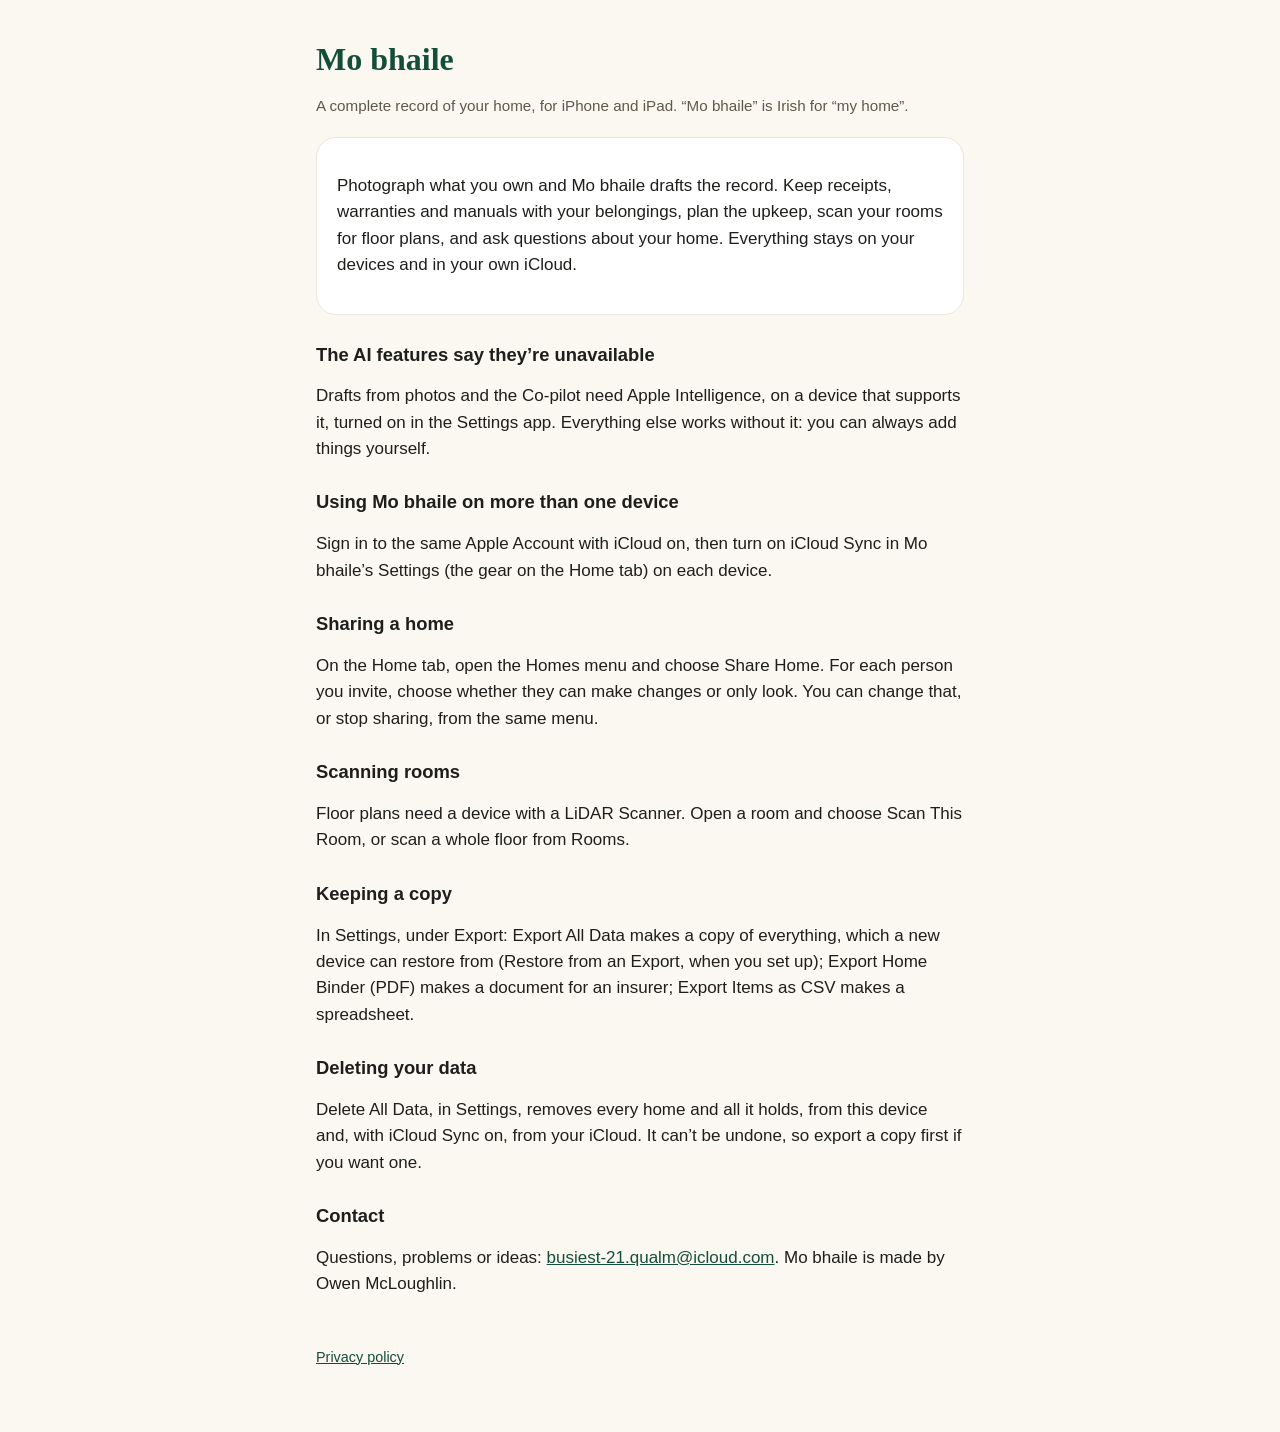
<file: index.html>
<!doctype html>
<html lang="en-IE">
<head>
<meta charset="utf-8">
<meta name="viewport" content="width=device-width, initial-scale=1">
<title>Mo bhaile support</title>
<link rel="stylesheet" href="style.css">
</head>
<body>
<main>
<h1>Mo bhaile</h1>
<p class="muted">A complete record of your home, for iPhone and iPad. “Mo bhaile” is Irish for “my home”.</p>

<div class="card">
<p>Photograph what you own and Mo bhaile drafts the record. Keep receipts, warranties and manuals with your belongings, plan the upkeep, scan your rooms for floor plans, and ask questions about your home. Everything stays on your devices and in your own iCloud.</p>
</div>

<h2>The AI features say they’re unavailable</h2>
<p>Drafts from photos and the Co-pilot need Apple Intelligence, on a device that supports it, turned on in the Settings app. Everything else works without it: you can always add things yourself.</p>

<h2>Using Mo bhaile on more than one device</h2>
<p>Sign in to the same Apple Account with iCloud on, then turn on iCloud Sync in Mo bhaile’s Settings (the gear on the Home tab) on each device.</p>

<h2>Sharing a home</h2>
<p>On the Home tab, open the Homes menu and choose Share Home. For each person you invite, choose whether they can make changes or only look. You can change that, or stop sharing, from the same menu.</p>

<h2>Scanning rooms</h2>
<p>Floor plans need a device with a LiDAR Scanner. Open a room and choose Scan This Room, or scan a whole floor from Rooms.</p>

<h2>Keeping a copy</h2>
<p>In Settings, under Export: Export All Data makes a copy of everything, which a new device can restore from (Restore from an Export, when you set up); Export Home Binder (PDF) makes a document for an insurer; Export Items as CSV makes a spreadsheet.</p>

<h2>Deleting your data</h2>
<p>Delete All Data, in Settings, removes every home and all it holds, from this device and, with iCloud Sync on, from your iCloud. It can’t be undone, so export a copy first if you want one.</p>

<h2>Contact</h2>
<p>Questions, problems or ideas: <a href="mailto:busiest-21.qualm@icloud.com">busiest-21.qualm@icloud.com</a>. Mo bhaile is made by Owen McLoughlin.</p>

<footer><a href="privacy.html">Privacy policy</a></footer>
</main>
</body>
</html>
</file>
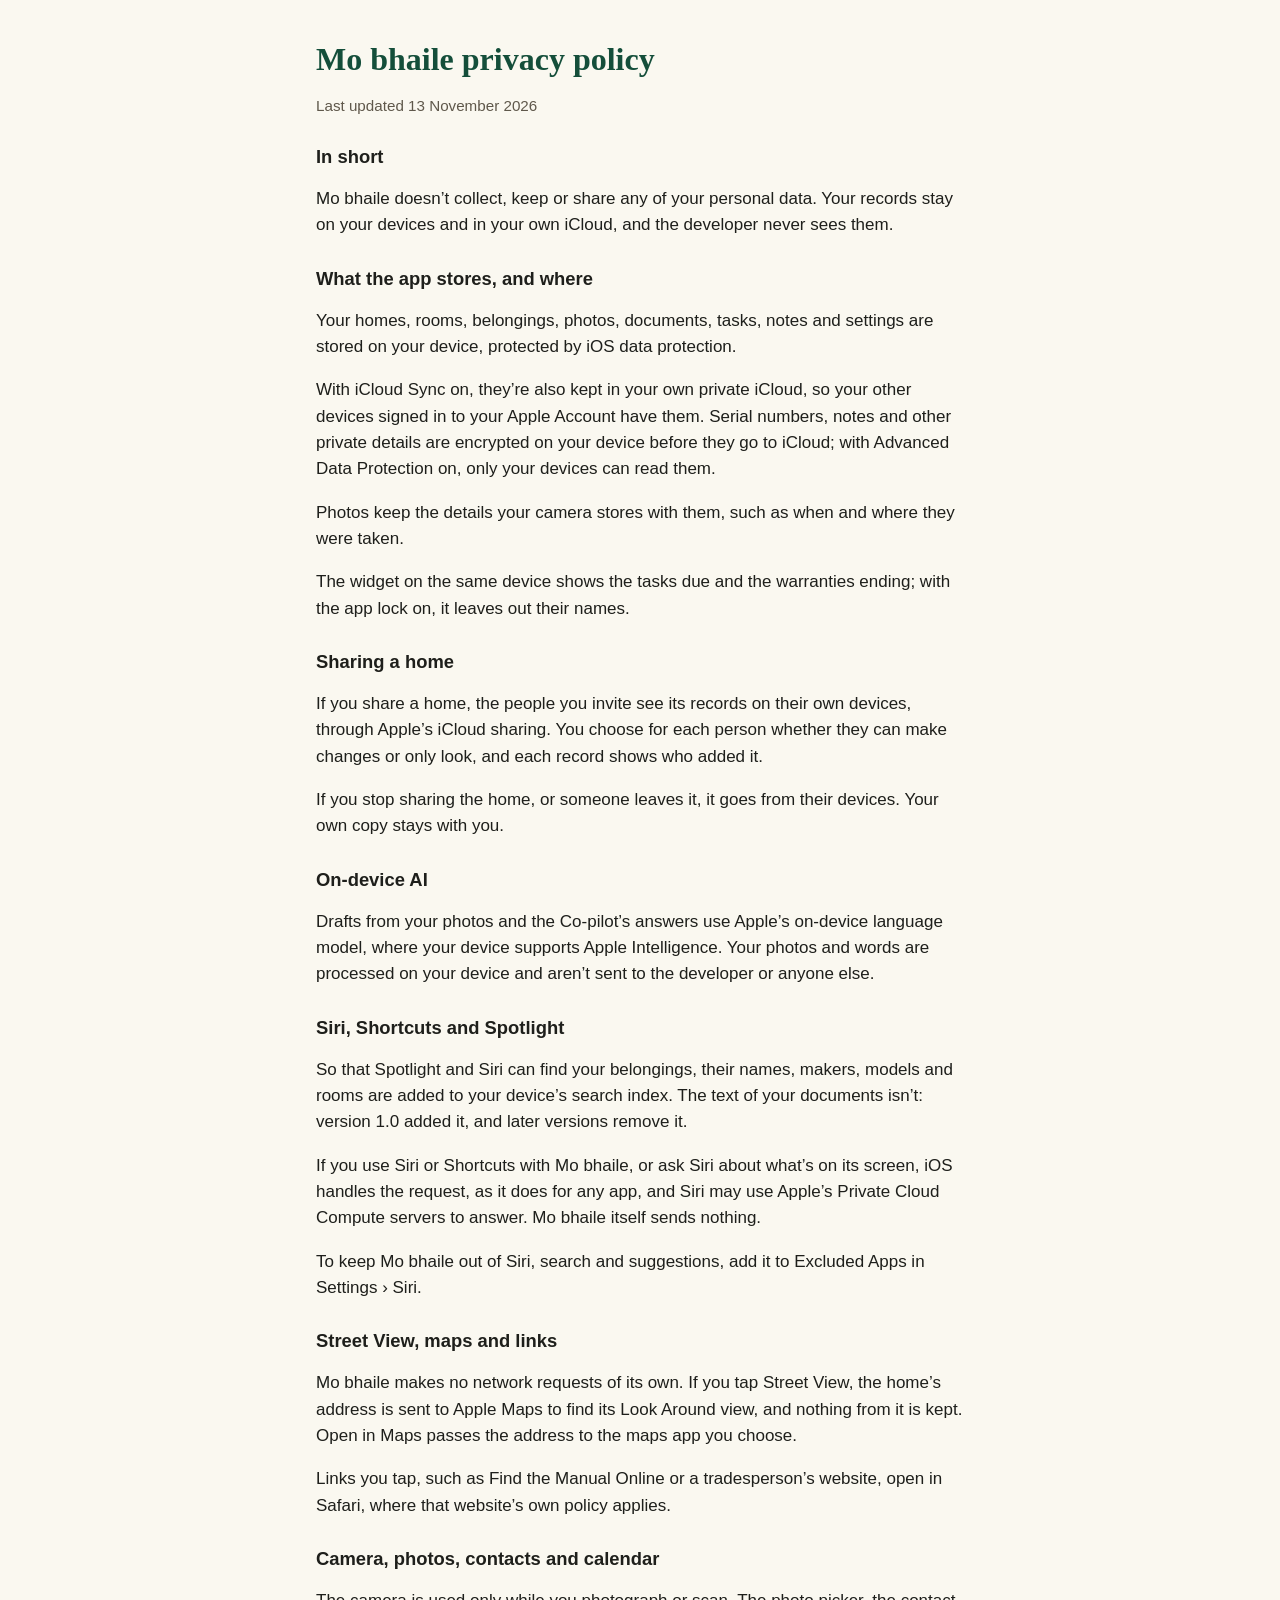
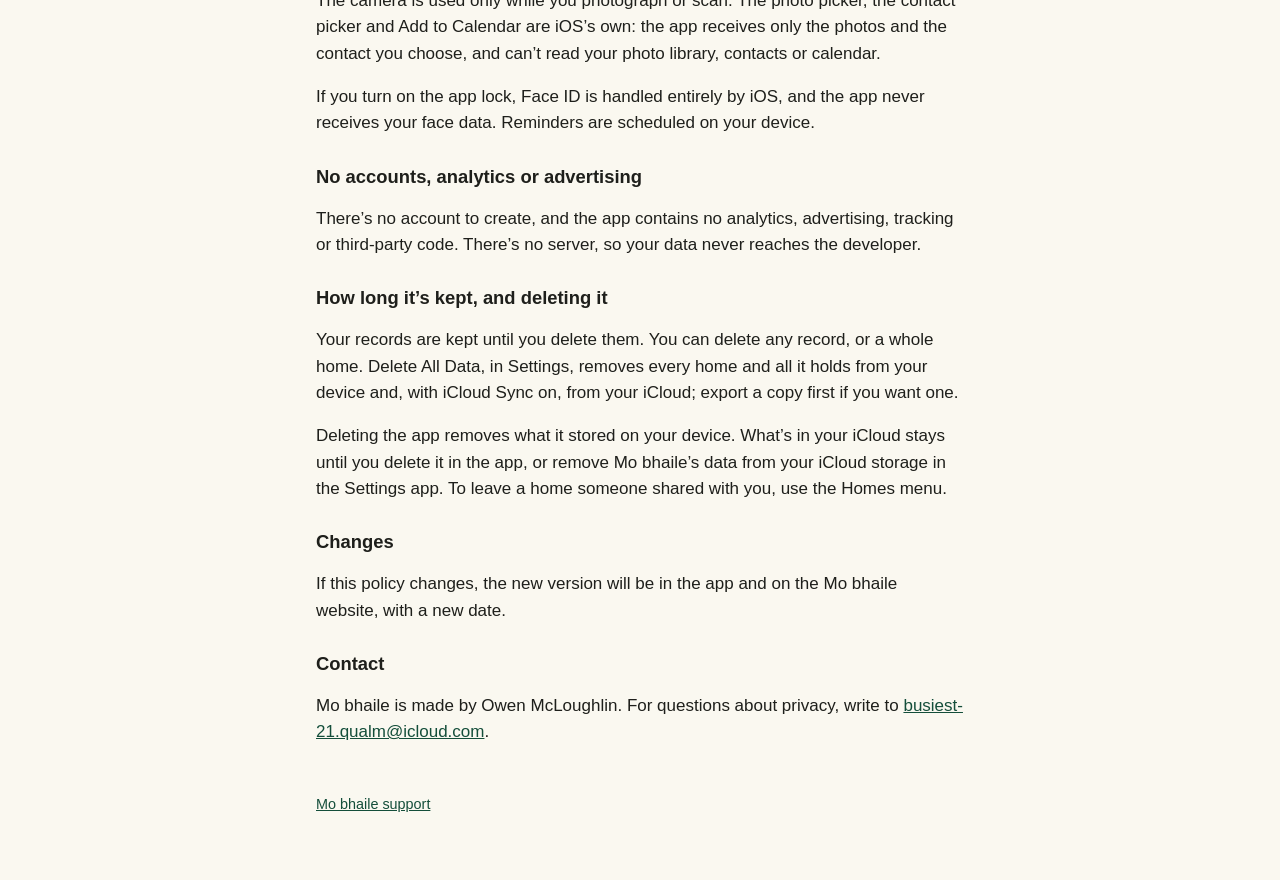
<file: privacy.html>
<!doctype html>
<html lang="en-IE">
<head>
<meta charset="utf-8">
<meta name="viewport" content="width=device-width, initial-scale=1">
<title>Mo bhaile privacy policy</title>
<link rel="stylesheet" href="style.css">
</head>
<body>
<main>
<!-- The same words as the app's copy (App/Persistence/PrivacyPolicy.swift); PrivacyPolicyTests compares them. -->
<h1>Mo bhaile privacy policy</h1>
<p class="muted">Last updated 13 November 2026</p>

<h2>In short</h2>
<p>Mo bhaile doesn’t collect, keep or share any of your personal data. Your records stay on your devices and in your own iCloud, and the developer never sees them.</p>

<h2>What the app stores, and where</h2>
<p>Your homes, rooms, belongings, photos, documents, tasks, notes and settings are stored on your device, protected by iOS data protection.</p>
<p>With iCloud Sync on, they’re also kept in your own private iCloud, so your other devices signed in to your Apple Account have them. Serial numbers, notes and other private details are encrypted on your device before they go to iCloud; with Advanced Data Protection on, only your devices can read them.</p>
<p>Photos keep the details your camera stores with them, such as when and where they were taken.</p>
<p>The widget on the same device shows the tasks due and the warranties ending; with the app lock on, it leaves out their names.</p>

<h2>Sharing a home</h2>
<p>If you share a home, the people you invite see its records on their own devices, through Apple’s iCloud sharing. You choose for each person whether they can make changes or only look, and each record shows who added it.</p>
<p>If you stop sharing the home, or someone leaves it, it goes from their devices. Your own copy stays with you.</p>

<h2>On-device AI</h2>
<p>Drafts from your photos and the Co-pilot’s answers use Apple’s on-device language model, where your device supports Apple Intelligence. Your photos and words are processed on your device and aren’t sent to the developer or anyone else.</p>

<h2>Siri, Shortcuts and Spotlight</h2>
<p>So that Spotlight and Siri can find your belongings, their names, makers, models and rooms are added to your device’s search index. The text of your documents isn’t: version 1.0 added it, and later versions remove it.</p>
<p>If you use Siri or Shortcuts with Mo bhaile, or ask Siri about what’s on its screen, iOS handles the request, as it does for any app, and Siri may use Apple’s Private Cloud Compute servers to answer. Mo bhaile itself sends nothing.</p>
<p>To keep Mo bhaile out of Siri, search and suggestions, add it to Excluded Apps in Settings › Siri.</p>

<h2>Street View, maps and links</h2>
<p>Mo bhaile makes no network requests of its own. If you tap Street View, the home’s address is sent to Apple Maps to find its Look Around view, and nothing from it is kept. Open in Maps passes the address to the maps app you choose.</p>
<p>Links you tap, such as Find the Manual Online or a tradesperson’s website, open in Safari, where that website’s own policy applies.</p>

<h2>Camera, photos, contacts and calendar</h2>
<p>The camera is used only while you photograph or scan. The photo picker, the contact picker and Add to Calendar are iOS’s own: the app receives only the photos and the contact you choose, and can’t read your photo library, contacts or calendar.</p>
<p>If you turn on the app lock, Face ID is handled entirely by iOS, and the app never receives your face data. Reminders are scheduled on your device.</p>

<h2>No accounts, analytics or advertising</h2>
<p>There’s no account to create, and the app contains no analytics, advertising, tracking or third-party code. There’s no server, so your data never reaches the developer.</p>

<h2>How long it’s kept, and deleting it</h2>
<p>Your records are kept until you delete them. You can delete any record, or a whole home. Delete All Data, in Settings, removes every home and all it holds from your device and, with iCloud Sync on, from your iCloud; export a copy first if you want one.</p>
<p>Deleting the app removes what it stored on your device. What’s in your iCloud stays until you delete it in the app, or remove Mo bhaile’s data from your iCloud storage in the Settings app. To leave a home someone shared with you, use the Homes menu.</p>

<h2>Changes</h2>
<p>If this policy changes, the new version will be in the app and on the Mo bhaile website, with a new date.</p>

<h2>Contact</h2>
<p>Mo bhaile is made by Owen McLoughlin. For questions about privacy, write to <a href="mailto:busiest-21.qualm@icloud.com">busiest-21.qualm@icloud.com</a>.</p>

<footer><a href="index.html">Mo bhaile support</a></footer>
</main>
</body>
</html>
</file>
<file: style.css>
/* The Hearth design's colours (App/Resources/Assets.xcassets), light and dark. */
:root { --ground: #FAF8F0; --card: #FFFFFF; --ink: #1E1F1B; --muted: #5F584B; --deep: #144E3A; --line: #EDE7D8; }
@media (prefers-color-scheme: dark) {
  :root { --ground: #141613; --card: #1F221D; --ink: #ECEBE4; --muted: #B3AB9C; --deep: #8FD6B2; --line: #34382F; }
}
* { box-sizing: border-box; }
body { margin: 0; background: var(--ground); color: var(--ink); font: 17px/1.55 -apple-system, BlinkMacSystemFont, "Helvetica Neue", Arial, sans-serif; }
main { max-width: 680px; margin: 0 auto; padding: 40px 16px 64px; }
h1 { font: 600 2rem/1.2 Georgia, "Times New Roman", serif; color: var(--deep); margin: 0 0 8px; }
h2 { font: 600 1.15rem/1.3 -apple-system, BlinkMacSystemFont, "Helvetica Neue", Arial, sans-serif; margin: 28px 0 6px; }
.muted { color: var(--muted); font-size: 0.95rem; }
.card { background: var(--card); border: 1px solid var(--line); border-radius: 20px; padding: 18px 20px; margin: 20px 0; }
a { color: var(--deep); }
footer { margin-top: 48px; color: var(--muted); font-size: 0.9rem; }
</file>
